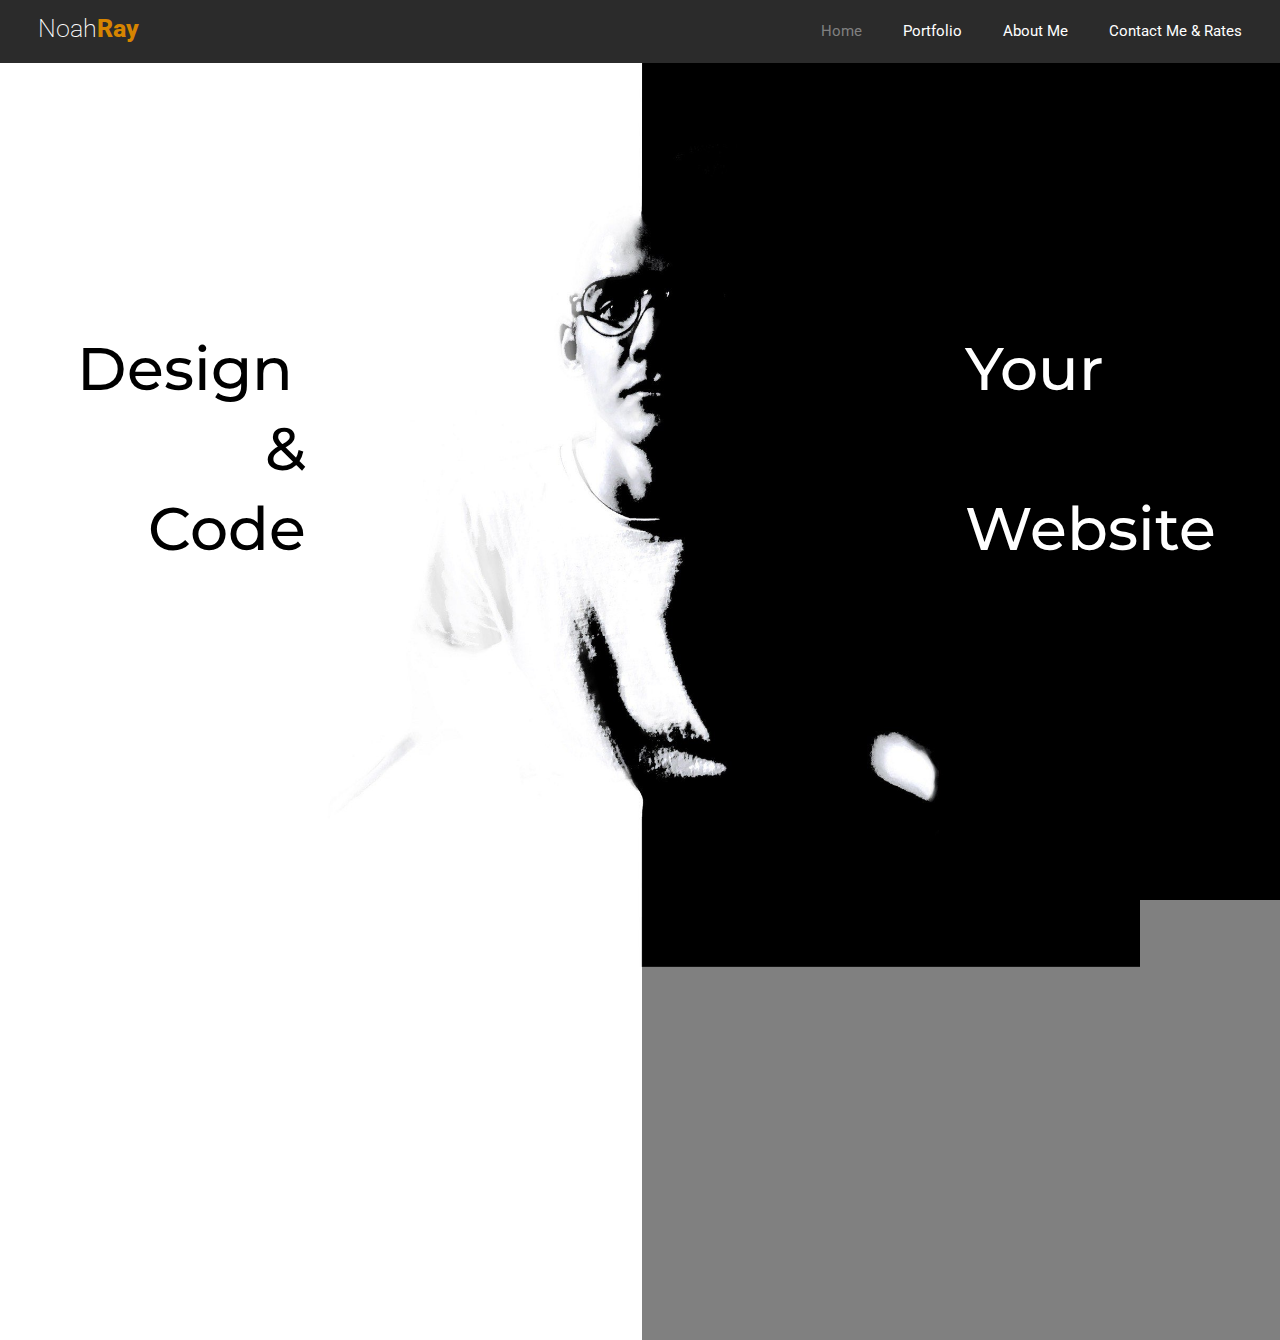
<file: pset8/homepage/index.html>
<!DOCTYPE html>

<html lang="en">
    <head>
        <meta name="viewport" content="width=device-width, initial-scale=1">
        <link href="https://stackpath.bootstrapcdn.com/bootstrap/4.1.3/css/bootstrap.min.css" rel="stylesheet">
        <link href="https://fonts.googleapis.com/css2?family=Coda&family=Roboto&display=swap" rel="stylesheet">
        <link href="https://fonts.googleapis.com/css2?family=Inria+Sans:wght@400;700&display=swap" rel="stylesheet">
        <link href="https://fonts.googleapis.com/css2?family=Montserrat:wght@300;700&display=swap" rel="stylesheet">
        <link href="styles.css" rel="stylesheet">
        <link rel="shortcut icon" type="image/png" href="pics/icon.png">
        <script src="Homepage.js"></script>
        <title>Noah Ray</title>
    </head>
    <body style="background-color: white">

        <div class="top">
          <div class="inner_top">
            <div class="brand">
              <a href="index.html" class="fade_inquick">Noah<span>Ray</span></a>
            </div>

            <div class="options">
              <a href="index.html" style="color: grey" class="fade_inquick">Home</a>
              <a href="Projects.html">Portfolio</a>
              <a href="Aboutme.html">About Me</a>
              <a href="Contactme.html">Contact Me & Rates</a>
            </div>
          </div>
        </div>

        <div>
          <div class="leftback"> </div>
          <div class="rightbb"> </div>
            <div>
              <img src="pics/noahraypic.jpg" alt="B&W Front Cover Pic" class="Noahraypic">
              <div class="rightback"> </div>
            </div>
        </div>

      <div class="fullfull">
        <div class="lefthalf">
          <div class="onwhite">
            <h2 class="word1" id="designtxt" onmouseover="dosomething()" onmouseout="dontdosomething()" style="padding: 0 1vw">Design</h2>
            <h2 class="word1">&</h2>
            <h2 class="word1">Code</h2>
          </div>
        </div>
        <div class="righthalf">
          <div class="onblack">
            <h2 class="word2">Your</h2>
            <h2 class="word2">&nbsp;</h2>
            <h2 class="word2">Website</h2>
          </div>
        </div>
      </div>

    </body>
</html>
</file>
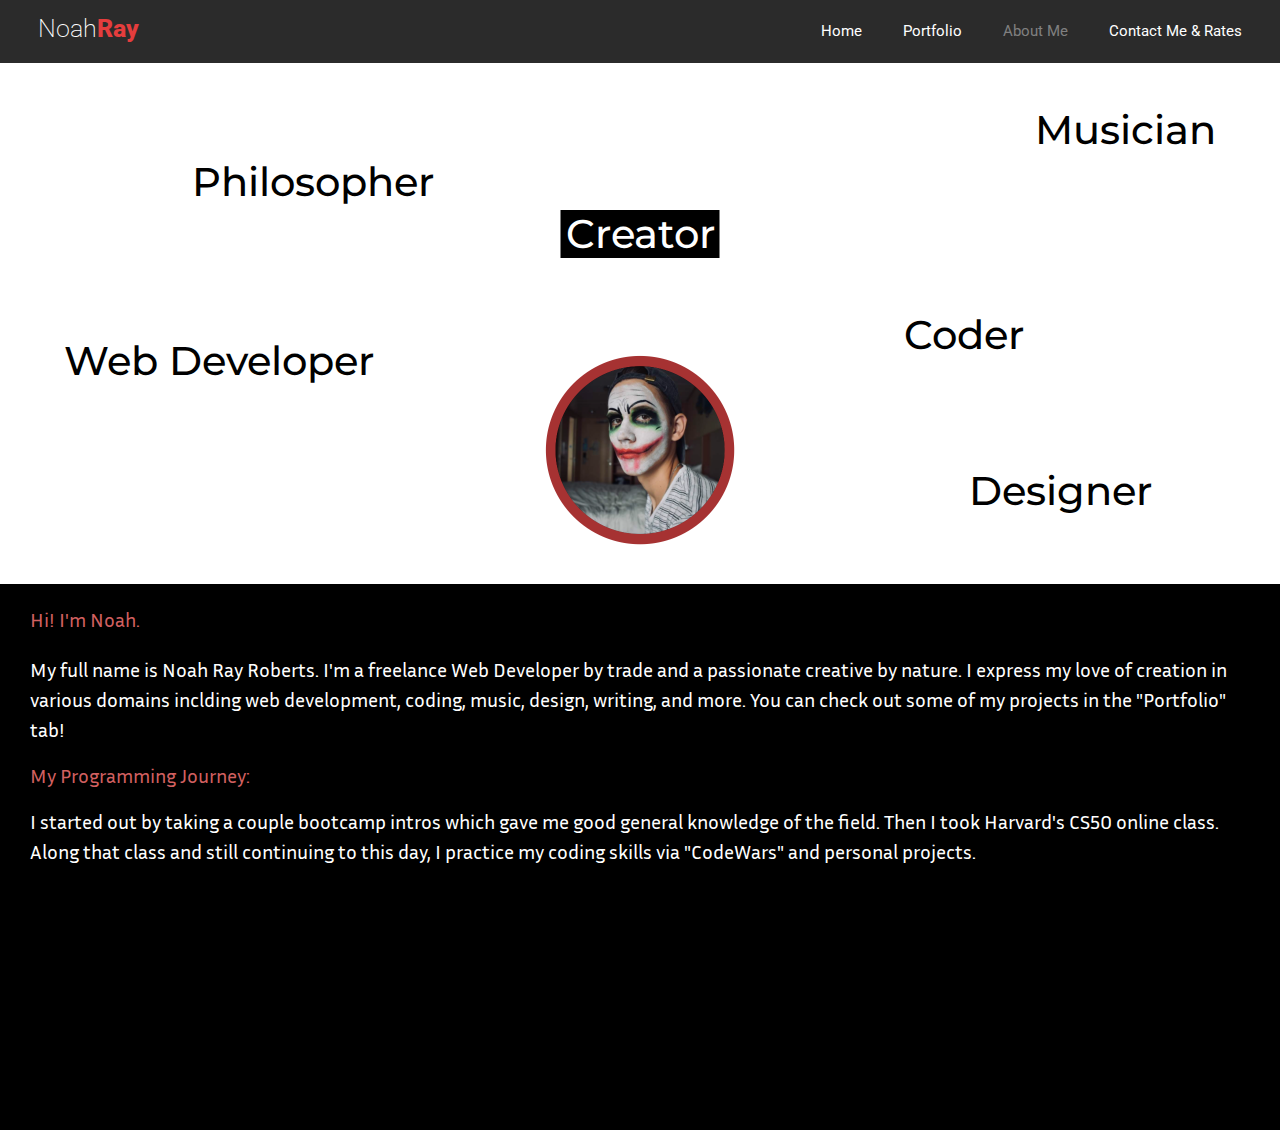
<file: pset8/homepage/Aboutme.html>
<!DOCTYPE html>

<html lang="en">
    <head>
        <meta name="viewport" content="width=device-width, initial-scale=1">
        <link href="https://stackpath.bootstrapcdn.com/bootstrap/4.1.3/css/bootstrap.min.css" rel="stylesheet">
        <link href="https://fonts.googleapis.com/css2?family=Coda&family=Roboto&display=swap" rel="stylesheet">
        <link href="https://fonts.googleapis.com/css2?family=Itim&display=swap" rel="stylesheet">
        <link href="https://fonts.googleapis.com/css2?family=Montserrat:wght@300;700&display=swap" rel="stylesheet">
        <link href="https://fonts.googleapis.com/css2?family=Inria+Sans:wght@400;700&display=swap" rel="stylesheet">
        <link href="styles.css" rel="stylesheet">
        <link rel="shortcut icon" type="image/png" href="pics/icon.png">
        <script src="Homepage.js"></script>
        <title>About Me</title>
    </head>
    <body>

        <div class="top">
          <div class="inner_top">
            <div class="brand">
              <a href="index.html" class="fade_in">Noah<span style="color: #e53d3d">Ray</span></a>
            </div>

            <div class="options">
              <a href="index.html">Home</a>
              <a href="Projects.html">Portfolio</a>
              <a href="Aboutme.html" style="color: grey;" class="fade_inquick">About Me</a>
              <a href="Contactme.html">Contact Me & Rates</a>
            </div>
          </div>
        </div>

            <div id="abtpic">
              <img src="pics/abtme1.png" alt="">
            </div>
          <div id="abtbigblack"></div>
          <div class="abt-grid">
            <div id="cirword">
              <h2 id='w1' onmouseover="swap_color('#w1');" style="background-color: black;">Creator</h2>
              <h2 id='w2' onmouseover="swap_color('#w2');" style="background-color: white;">Web Developer</h2>
              <h2 id='w3' onmouseover="swap_color('#w3');" style="background-color: white;"> Designer</h2>
              <h2 id='w4' onmouseover="swap_color('#w4');" style="background-color: white;">Musician</h2>
              <h2 id='w5' onmouseover="swap_color('#w5');" style="background-color: white;">Philosopher</h2>
              <h2 id='w6' onmouseover="swap_color('#w6');" style="background-color: white;">Coder</h2>
            </div>
            <div id="abtext">
              <p style="margin-bottom: 0; padding: 20px 30px; color: #d26060">Hi! I'm Noah.</p>
              <p style="padding: 0 30px">
                My full name is Noah Ray Roberts. I'm a freelance Web Developer by trade and a passionate creative by nature. I express my love of creation in various domains inclding web development, coding, music, design, writing, and more. You can check out some of my projects in the "Portfolio" tab!
              </p>
              <p style="padding: 0 30px; color: #d26060;">My Programming Journey:</p>
              <p style="padding: 0 30px">I started out by taking a couple bootcamp intros which gave me good general knowledge of the field. Then I took Harvard's CS50 online class. Along that class and still continuing to this day, I practice my coding skills via "CodeWars" and personal projects.</p>
            </div>
          </div>

    </body>
</html>
</file>
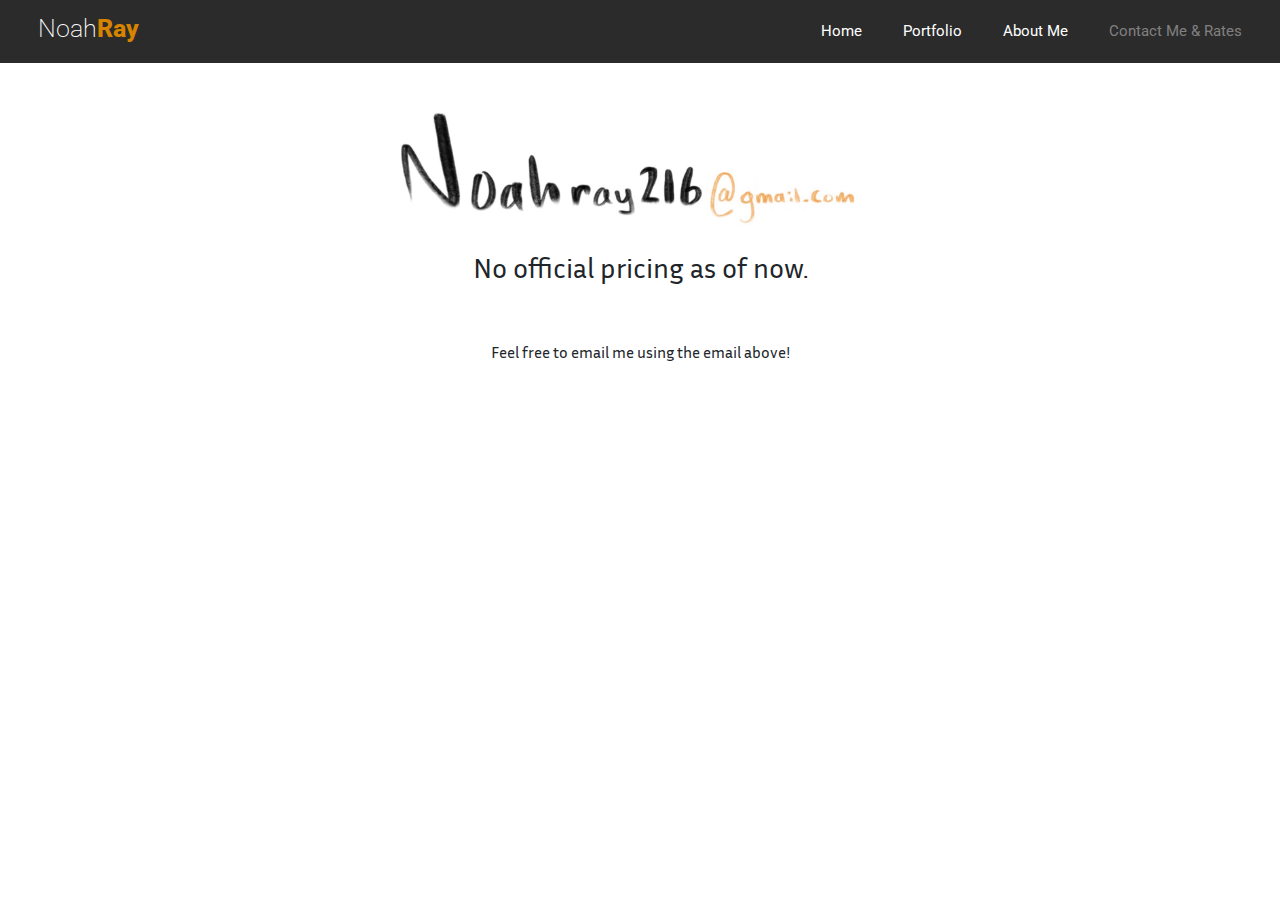
<file: pset8/homepage/Contactme.html>
<!DOCTYPE html>

<html lang="en">
    <head>
        <meta name="viewport" content="width=device-width, initial-scale=1">
        <link href="https://stackpath.bootstrapcdn.com/bootstrap/4.1.3/css/bootstrap.min.css" rel="stylesheet">
        <link href="https://fonts.googleapis.com/css2?family=Coda&family=Roboto&display=swap" rel="stylesheet">
        <link href="https://fonts.googleapis.com/css2?family=Inria+Sans:wght@400;700&display=swap" rel="stylesheet">
        <link href="https://fonts.googleapis.com/css2?family=Montserrat:wght@300;700&display=swap" rel="stylesheet">
        <link href="styles.css" rel="stylesheet">
        <link rel="shortcut icon" type="image/png" href="pics/icon.png">
        <title>Contact Me</title>
    </head>
    <body>

        <div class="top">
          <div class="inner_top">
            <div class="brand">
              <a href="index.html" class="fade_in">Noah<span>Ray</span></a>
            </div>

            <div class="options">
              <a href="index.html">Home</a>
              <a href="Projects.html">Portfolio</a>
              <a href="Aboutme.html">About Me</a>
              <a href="Contactme.html" style="color: grey;" class="fade_inquick">Contact Me & Rates</a>
            </div>
          </div>
        </div>

        <div id="contimg">
          <img src="pics/email.jpg" alt="">
        </div>
        <div id="ratess" style="font-family: 'Inria Sans', sans-serif;">
          <h3 style="text-align: center;">No official pricing as of now.</h3>
          <br><br>
          <p style="text-align: center;">Feel free to email me using the email above!</p>
        </div>

    </body>
</html>
</file>
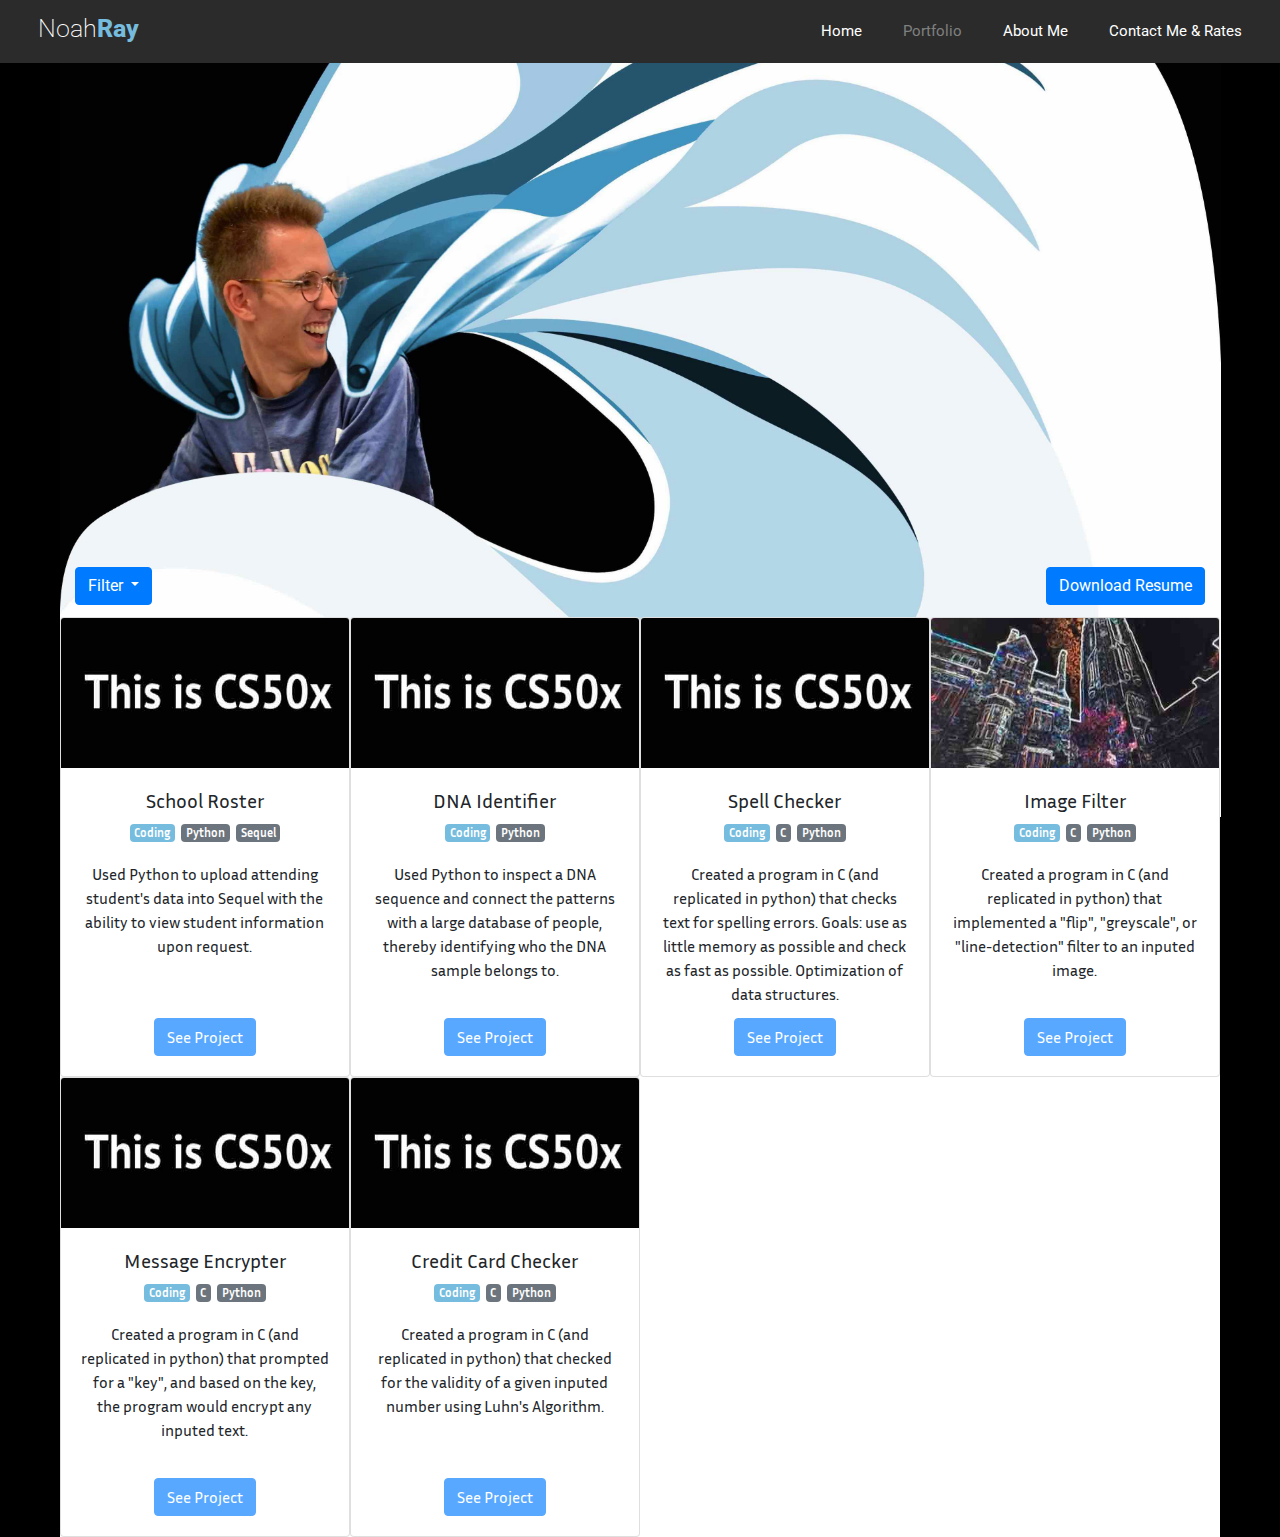
<file: pset8/homepage/Projects.html>
<!DOCTYPE html>

<html lang="en">
    <head>
        <meta name="viewport" content="width=device-width, initial-scale=1">
        <link href="https://stackpath.bootstrapcdn.com/bootstrap/4.1.3/css/bootstrap.min.css" rel="stylesheet">
        <link href="https://fonts.googleapis.com/css2?family=Coda&family=Roboto&display=swap" rel="stylesheet">
        <link href="https://fonts.googleapis.com/css2?family=Itim&display=swap" rel="stylesheet">
        <link href="https://fonts.googleapis.com/css2?family=Montserrat:wght@300;700&display=swap" rel="stylesheet">
        <link href="https://fonts.googleapis.com/css2?family=Inria+Sans:wght@400;700&display=swap" rel="stylesheet">
        <link href="styles.css" rel="stylesheet">
        <link rel="shortcut icon" type="image/png" href="pics/icon.png">
        <script src="https://code.jquery.com/jquery-3.5.1.slim.min.js" integrity="sha384-DfXdz2htPH0lsSSs5nCTpuj/zy4C+OGpamoFVy38MVBnE+IbbVYUew+OrCXaRkfj" crossorigin="anonymous"></script>
        <script src="https://cdn.jsdelivr.net/npm/popper.js@1.16.0/dist/umd/popper.min.js" integrity="sha384-Q6E9RHvbIyZFJoft+2mJbHaEWldlvI9IOYy5n3zV9zzTtmI3UksdQRVvoxMfooAo" crossorigin="anonymous"></script>
        <script src="https://stackpath.bootstrapcdn.com/bootstrap/4.5.0/js/bootstrap.min.js" integrity="sha384-OgVRvuATP1z7JjHLkuOU7Xw704+h835Lr+6QL9UvYjZE3Ipu6Tp75j7Bh/kR0JKI" crossorigin="anonymous"></script>
        <script src="Homepage.js"></script>
        <title>Home</title>
    </head>
    <body style="background-color: black">

        <div class="top">
          <div class="inner_top">
            <div class="brand">
              <a href="index.html" class="fade_in">Noah<span style="color: #75bcde">Ray</span></a>
            </div>

            <div class="options">
              <a href="index.html">Home</a>
              <a href="Projects.html" style="color: grey" class="fade_inquick">Portfolio</a>
              <a href="Aboutme.html">About Me</a>
              <a href="Contactme.html">Contact Me & Rates</a>
            </div>
          </div>
        </div>

            <div id="smallwhite"></div>

            <div class="grid-container" style="background-color: white">

                <div id="port-head">
                  <div id="smallblack"></div>
                  <img src="pics/Portfoliotop.jpeg" alt="">
                </div>

                <div id="port-options">
                    <div class="dropdown">
                      <button class="btn btn-primary dropdown-toggle" type="button" id="dropdownMenu2" data-toggle="dropdown" aria-haspopup="true" aria-expanded="false">
                        Filter
                      </button>
                      <div class="dropdown-menu" aria-labelledby="dropdownMenu2">
                        <button class="dropdown-item" type="button" onclick="ddefault()">Default</button>
                        <button class="dropdown-item" type="button" onclick="al()">Show All</button>
                        <button class="dropdown-item" type="button" onclick="cod()">Show Coding Projects</button>
                        <button class="dropdown-item" type="button" onclick="mus()">Show Music Projects</button>
                      </div>
                    </div>
                </div>
                <div id="port-options2">
                  <a href="resume.docx" download>
                    <button type="button" class="btn btn-primary" id="resume">Download Resume</button>
                  </a>
                </div>


                <div id="port-projects" style="background-color: white">
                  <div>

                    <div class="card" id="card_school_roster">
                      <div>
                        <img src="pics/cs50.jpg" class="card-img-top" alt="...">
                      </div>
                      <div class="card-body">
                        <h5 class="card-title">School Roster</h5>
                        <div class="spanmid">
                          <span class="badge badge-secondary" style="background-color: #75bcde;">Coding</span><span>&ensp;</span><span class="badge badge-secondary">Python</span><span>&ensp;</span><span class="badge badge-secondary">Sequel</span>
                        </div>
                        <p class="card-text">Used Python to upload attending student's data into Sequel with the ability to view student information upon request.</p>
                        <a href="#" class="btn btn-primary disabled">See Project</a>
                      </div>
                    </div>

                    <div class="card" id="card_DNA">
                      <div>
                        <img src="pics/cs50.jpg" class="card-img-top" alt="...">
                      </div>
                      <div class="card-body">
                        <h5 class="card-title">DNA Identifier</h5>
                        <div class="spanmid">
                          <span class="badge badge-secondary" style="background-color: #75bcde;">Coding</span><span>&ensp;</span><span class="badge badge-secondary">Python</span>
                        </div>
                        <p class="card-text">Used Python to inspect a DNA sequence and connect the patterns with a large database of people, thereby identifying who the DNA sample belongs to.</p>
                        <a href="#" class="btn btn-primary disabled">See Project</a>
                      </div>
                    </div>

                    <div class="card" id="card_spell">
                      <div>
                        <img src="pics/cs50.jpg" class="card-img-top" alt="...">
                      </div>
                      <div class="card-body">
                        <h5 class="card-title">Spell Checker</h5>
                        <div class="spanmid">
                          <span class="badge badge-secondary" style="background-color: #75bcde;">Coding</span><span>&ensp;</span><span class="badge badge-secondary">C</span><span>&ensp;</span><span class="badge badge-secondary">Python</span>
                        </div>
                        <p class="card-text">Created a program in C (and replicated in python) that checks text for spelling errors. Goals: use as little memory as possible and check as fast as possible. Optimization of data structures.</p>
                        <a href="#" class="btn btn-primary disabled">See Project</a>
                      </div>
                    </div>

                    <div class="card" id="card_filter">
                      <div>
                        <img src="pics/filter.jpg" class="card-img-top" alt="...">
                      </div>
                      <div class="card-body">
                        <h5 class="card-title">Image Filter</h5>
                        <div class="spanmid">
                          <span class="badge badge-secondary" style="background-color: #75bcde;">Coding</span><span>&ensp;</span><span class="badge badge-secondary">C</span><span>&ensp;</span><span class="badge badge-secondary">Python</span>
                        </div>
                        <p class="card-text">Created a program in C (and replicated in python) that implemented a "flip", "greyscale", or "line-detection" filter to an inputed image.</p>
                        <a href="#" class="btn btn-primary disabled">See Project</a>
                      </div>
                    </div>

                    <div class="card" id="card_recover" style="display: none;">
                      <div>
                        <img src="pics/cs50.jpg" class="card-img-top" alt="...">
                      </div>
                      <div class="card-body">
                        <h5 class="card-title">Lost Image Recovery</h5>
                        <div class="spanmid">
                          <span class="badge badge-secondary" style="background-color: #75bcde;">Coding</span><span>&ensp;</span><span class="badge badge-secondary">C</span><span>&ensp;</span><span class="badge badge-secondary">Python</span>
                        </div>
                        <p class="card-text">Created a program in C (and replicated in python) that went through raw card data and extracted all likely-to-be-JPG files.</p>
                        <a href="#" class="btn btn-primary disabled">See Project</a>
                      </div>
                    </div>

                    <div class="card" id="card_tideman" style="display: none;">
                      <div>
                        <img src="pics/cs50.jpg" class="card-img-top" alt="...">
                      </div>
                      <div class="card-body">
                        <h5 class="card-title">Tideman Election Simulator</h5>
                        <div class="spanmid">
                          <span class="badge badge-secondary" style="background-color: #75bcde;">Coding</span><span>&ensp;</span><span class="badge badge-secondary">C</span><span>&ensp;</span><span class="badge badge-secondary">Python</span>
                        </div>
                        <p class="card-text">Created a program in C (and replicated in python) that simulated a Tideman Election.</p>
                        <a href="#" class="btn btn-primary disabled">See Project</a>
                      </div>
                    </div>

                    <div class="card" id="card_readability" style="display: none;">
                      <div>
                        <img src="pics/cs50.jpg" class="card-img-top" alt="...">
                      </div>
                      <div class="card-body">
                        <h5 class="card-title">Readability</h5>
                        <div class="spanmid">
                          <span class="badge badge-secondary" style="background-color: #75bcde;">Coding</span><span>&ensp;</span><span class="badge badge-secondary">C</span><span>&ensp;</span><span class="badge badge-secondary">Python</span>
                        </div>
                        <p class="card-text">Created a program in C (and replicated in python) that measured the grade level of an inputed text file using the Coleman-Liau index.</p>
                        <a href="#" class="btn btn-primary disabled">See Project</a>
                      </div>
                    </div>

                    <div class="card" id="card_encrypter">
                      <div>
                        <img src="pics/cs50.jpg" class="card-img-top" alt="...">
                      </div>
                      <div class="card-body">
                        <h5 class="card-title">Message Encrypter</h5>
                        <div class="spanmid">
                          <span class="badge badge-secondary" style="background-color: #75bcde;">Coding</span><span>&ensp;</span><span class="badge badge-secondary">C</span><span>&ensp;</span><span class="badge badge-secondary">Python</span>
                        </div>
                        <p class="card-text">Created a program in C (and replicated in python) that prompted for a "key", and based on the key, the program would encrypt any inputed text.</p>
                        <a href="#" class="btn btn-primary disabled">See Project</a>
                      </div>
                    </div>

                    <div class="card" id="card_credit">
                      <div>
                        <img src="pics/cs50.jpg" class="card-img-top" alt="...">
                      </div>
                      <div class="card-body">
                        <h5 class="card-title">Credit Card Checker</h5>
                        <div class="spanmid">
                          <span class="badge badge-secondary" style="background-color: #75bcde;">Coding</span><span>&ensp;</span><span class="badge badge-secondary">C</span><span>&ensp;</span><span class="badge badge-secondary">Python</span>
                        </div>
                        <p class="card-text">Created a program in C (and replicated in python) that checked for the validity of a given inputed number using Luhn's Algorithm.</p>
                        <a href="#" class="btn btn-primary disabled">See Project</a>
                      </div>
                    </div>

                    <div class="card" id="card_miel" style="display: none;">
                      <div>
                        <img src="pics/music.jpg" class="card-img-top" alt="...">
                      </div>
                      <div class="card-body">
                        <h5 class="card-title">miel_means_honey</h5>
                        <div class="spanmid">
                        <span class="badge badge-secondary" style="background-color: #1c36ab;">Music</span><span>&ensp;</span><span class="badge badge-secondary">EDM</span><span>&ensp;</span><span class="badge badge-secondary">lofi</span>
                        </div>
                        <p class="card-text">I have posted several songs on soundcloud. Although most of my music work I don't upload.</p>
                        <a href="https://soundcloud.com/mielmeanshoney" target="_blank" class="btn btn-primary">My Soundcloud</a>
                      </div>
                    </div>


                  </div>
                </div>
                </div>
    </body>
</html>
</file>
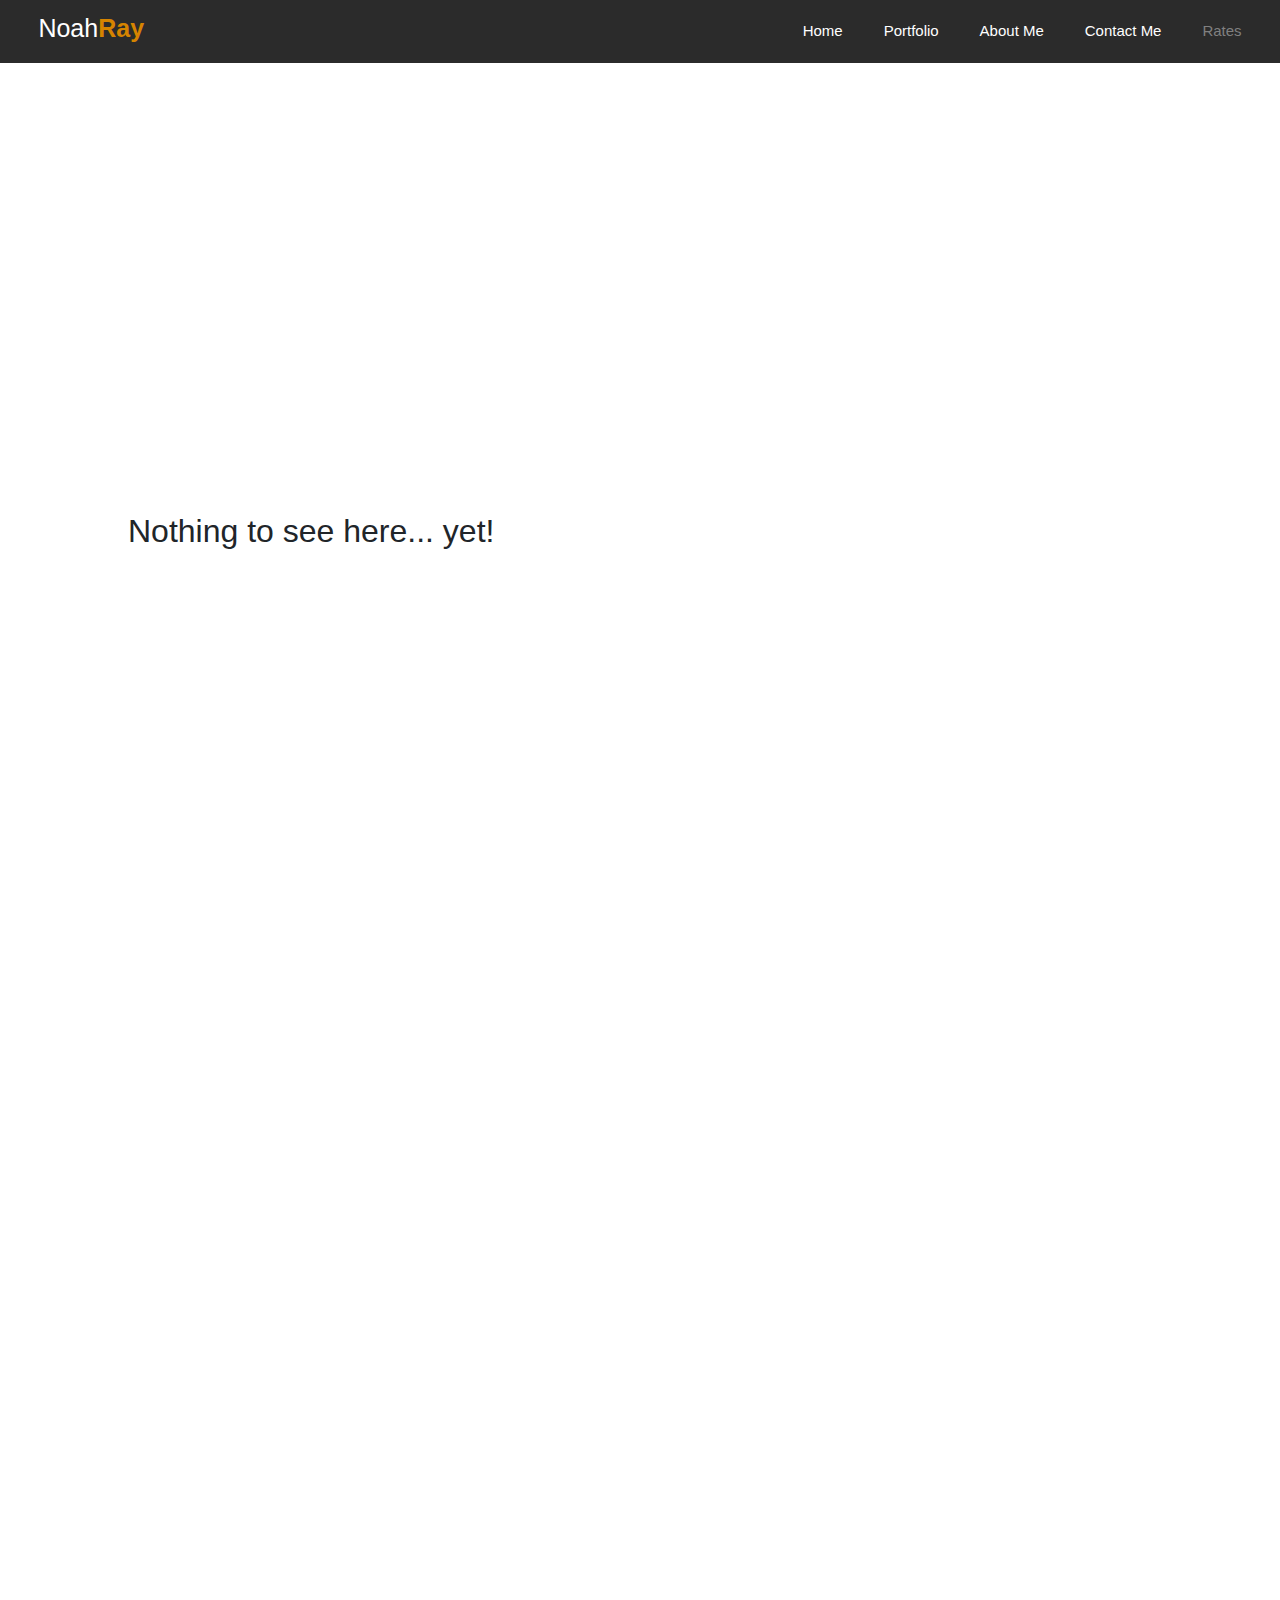
<file: pset8/homepage/Rates.html>
<!DOCTYPE html>

<html lang="en">
    <head>
        <meta name="viewport" content="width=device-width, initial-scale=1">
        <link href="https://stackpath.bootstrapcdn.com/bootstrap/4.1.3/css/bootstrap.min.css" rel="stylesheet">
        <link href="styles.css" rel="stylesheet">
        <link rel="shortcut icon" type="image/png" href="pics/icon.png">
        <title>Rates</title>
    </head>
    <body>

        <div class="top">
          <div class="inner_top">
            <div class="brand">
              <a href="Noahray.html" class="fade_in">Noah<span>Ray</span></a>
            </div>

            <div class="options">
              <a href="Noahray.html">Home</a>
              <a href="Projects.html">Portfolio</a>
              <a href="Aboutme.html">About Me</a>
              <a href="Contactme.html">Contact Me</a>
              <a href="Rates.html" style="color: grey;" class="fade_inquick">Rates</a>
            </div>
          </div>
        </div>

        <div class="rates">
          <h2>Nothing to see here... yet!</h2>
        </div>

    </body>
</html>
</file>
<file: pset8/homepage/styles.css>
/* FONTS:
norm: font-family: 'Inria Sans', sans-serif;
font-family: 'Montserrat', sans-serif;
Helvetica
*/

.skills {
    font-size: 1.3vw;
    text-align: center;
    font-family: garamond;
}
.botheader {
    position: absolute;
    bottom: 0;
    width: 100vw;
    height: 0;
}
.botheaderrel {
    position: relative;
    top: 0;
}
.toprel {
    position: absolute;
}
.top {
    z-index: 5000;
    top: 0;
    width: 100vw;
    padding: 10px 0px;
    display: block;
    opacity: 1;
    background-color: #2b2b2b; /*2b2b2b*/
    position: fixed;
}
.inner_top{
    position: relative;
    width: 94vw;
    height: 100%;
    display: block;
    margin: 0 auto;
}
.brand{
    height: 100%;
    display: table;
    float: left;
}
.brand a{
    color: white;
    height: 100%;
    font-size: 25px;
    font-weight: 200;
    display: table-cell;
    vertical-align: middle;
}
.brand a span{
    font-weight: 800;
    color: #d68400;    /* FF9D00 or D68400*/
}
.options{
    float: right;
    font-size: 15px;
}
.options a{
    float: left;
    padding: 10px 1.6vw;
    color: white;
}
.options a:last-child{
    padding-right: 0;
}
.top1 {
    padding: 40px;
}
.projects {

}
.col-md-4 {
    overflow: hidden;
    width: 330px;
    height: 210px;
    border-radius: 3px;
}
#pic1 {
    width: 330px;
    height: auto;
    margin-bottom: 60px;
}
.Noahraypic{
    width: 150%;
    max-width: 1000px;
    position: fixed;
    top: 50%;
    left: 50%;
    transform: translate(-50%, -50%);
    z-index: 1000;
}
.rightback{
    z-index: -12;
    height: 100%;
    width: 50%;
    position: fixed;
    margin-left: 50.1%;
    background-color: black;
}
.fade_in{
    animation: fadein 3s;
}
.fade_inquick{
    animation: fadein 2.1s;
}

@keyframes fadein {
    from{
        opacity: .2;
    }
    to{
        opacity: 1;
    }
}
.rightbb{
    z-index: -20;
    height: 100vw;
    width: 50vw;
    position: absolute;
    margin-left: 50.15%;
    margin-top: 60px;
    background-color: grey;
}
.rates{
    position: absolute;
    height: 96vw;
    margin: 40% 10%;
    width: 100vw;
}
.contact_sheet{
    z-index: 1900;
    position: fixed;
    height: 17vw;
    width: 13vw;
    right: 0px;
    bottom: 0px;
    background-color: #2b2b2b;
}
.content1{
    text-align: center;
}
.content11{
    display: inline-block;
    padding-top: 1vw;
    Font-size: 1.5vw;
    color: white;
}
.inputt{
    height: 2vw;
    width: 11vw;
}
.onwhite{
    z-index: 2000;
    color: black;
    padding: 5vw 5vw;
    top: 40vw;
    left: 0%;
    position: fixed;
}
.onblack{
    z-index: 2001;
    color: white;
    padding: 5vw 5vw;
    top: 40vw;
    right: 0%;
    position: fixed;
}
.word1{
    font-size: 8vw;
    text-align: right;
}
.word2{
    font-size: 8vw;
    text-align: left;
}
.fullfull {
    position: fixed;
    width: 100%;
    height: 100%;
    z-index: 1050;
    font-family: 'Montserrat', sans-serif;
}
.righthalf{
    right: 0;
    width: 50%;
    height: 100%;
    position: relative;
    z-index: 1060;
}
.lefthalf{
    left: 0;
    width: 50%;
    height: 100%;
    position: relative;
    z-index: 1070;
}
.container {
    margin: 0 auto;
    top: 0;
    position: relative;
}
.r1 {
    overflow: hidden;
    width: 100%;
    height: 10%;
    position: relative;
    margin: 0 auto;
    background-color: pink;
}
.r2 {
    overflow: hidden;
    width: 100%;
    height: 90%;
    position: relative;
    margin: 0 auto;
    background-color: red;
}
.r1text {
    font-size: 25px;
    text-align: center;
    padding: 2% 0;
    margin: 0;
}
.abttext {
    display: block;
    position: relative; /*why doesn't absolute position work here??*/
    right: 0%;    /* IF I take out position and right/left stuff.. andjsut put "float: left"... just like in vid.. then it works!!!!!!.. but why doesn't absolute work here?*/
    width: 45%;
    height: 90%;
}
.grid-container {
    width: 95%;
    height: 100vh;
    margin: 6vh auto;
    display: grid;
    grid-template-columns: repeat(12, 1fr);
    grid-template-rows: 1fr 5% 2fr;
    grid-row-gap: 1%;
}
#port-head {
    grid-row: 1;
    grid-column: 1 / 13;
}
#port-options {
    grid-row: 2;
    grid-column: 1 / 8;
    align-self: center;
    z-index: 300;
}
#port-projects {
    grid-row: 3;
    grid-column: 1 / 13;
}
.card {
    width: 170px;
    float: left;
    font-family: 'Inria Sans', sans-serif;
}
.card-img-top {
    height: 150px;
    width: 100%;
    object-fit: cover;
}
.card-title {
    text-align: center;
}
.card-text {
    margin-top: 20px;
}
.card-body p {
    text-align: center;
}
.card-body a {
    position: absolute;
    font-size: 16px;
    left: 50%;
    transform: translate(-50%, 0);
    bottom: 20px;
    float: left;
}
.card-body span {
    font-size: 12px;
    float: left;
}
.spanmid {
    display: table;
    margin: 0 auto;
}
#port-head {
    position: relative;
    height: 50vw;
}
#port-head img {
    z-index: 20;
    height: auto;
    width: 100.05%;
    object-fit: cover;
}
#smallblack {
    z-index: -1;
    background-color: red;
    position: absolute;
    top: 0;
    right: 0;
    width: 50px;
    height: 100vh;
}
.dropdown{
    padding-left: 15px;
}
.abt-grid {
    width: 100%;
    height: 100vh;
    margin: 6vh auto;
    display: grid;
    grid-template-columns: repeat(12, 1fr);
    grid-template-rows: repeat(12, 1fr);
    grid-row-gap: 1%;
}
#abtpic {
    position: absolute;
    z-index: 200;
    top: 50%;
    left: 50%;
    transform: translate(-50%, -50%);
}
#abtpic img {
    width: 250px;
    height: 250px;
    transition: ease 3s;
}
#cirword {
    position: relative;
    color: black;
    grid-row: 1/8;
    grid-column: 1/13;
}
#w1,#w2,#w3,#w4,#w5,#w6 {
    z-index: 300;
    font-size: 30px;
    font-family: 'Montserrat', sans-serif;
}
#w1{
    color: white;
    padding: 0 5px;
    background-color: black;
    position: absolute;
    top: 30%;
    left: 50%;
    transform: translate(-50%, 0);
}
#w2{
    position: absolute;
    left: 5%;
    bottom: 35%;
}
#w3{
    position: absolute;
    bottom: 10%;
    right: 10%;
}
#w4{
    position: absolute;
    right: 5%;
    top: 10%;
}
#w5{
    position: absolute;
    top: 20%;
    left: 15%;
}
#w6 {
    position: absolute;
    right: 20%;
    bottom: 40%;
}
#abtext {
    grid-row: 8/13;
    grid-column: 1/13;
    background-color: black;
    font-family: 'Inria Sans', sans-serif;
}
#abtext p {
    color: white;
    font-size: 20px;
}
#abtbigblack {
    position: absolute;
    background-color: black;
    z-index: -400;
    width: 100%;
    height:500px;
    top: 70%;
}
#contimg {
    position: relative;
    margin: 100px auto 0;
    width: 500px;
}
#contimg img {
    width: 95%;
    height: auto;
}
#ratess {
    width: 80%;
    margin: 10px 10%;
    height: 400px;
}
#resume {
    margin-right: 15px;
    float: right;
}
#port-options2 {
    grid-row: 2;
    grid-column: 8 / 13;
    align-self: center;
    z-index: 300;
}

/* responsive */
/* responsive */
/* responsive */

/* account for wider screens (normal cp) */
@media only screen and (min-width: 744px) {

    .onwhite{
        padding: 0vw 5vw;
        top: 37%;
        left: 0;
        position: fixed;
    }
    .onblack{
        padding: 0vw 5vw;
        top: 37%;
        right: 0;
        position: fixed;
    }
    .word1{
        font-size: 60px;
    }
    .word2{
        font-size: 60px;
    }
}

@media only screen and (min-width: 768px) {
    /* ABOUT ME */
    .container {
        width: 750px;
        height: auto;
    }

    /* PORTFOLIO */
    .grid-container {
        width: 728px;
    }
    .card {
        width: 33.3333333%;
        height: 510px;
    }
    #port-head {
        height: 430px;
    }
}

@media only screen and (min-width: 992px) {
    /* ABOUT ME */
    .container {
        width: 970px;
        height: auto;
    }

    /* PORTFOLIO */
    .grid-container {
        width: 952px;
    }
    .card {
        width: 25%;
        height: 510px;
    }
    #port-head {
        height: 500px;
    }
}

@media only screen and (min-width: 1200px) {
    /* ABOUT ME */
    .container {
        width: 1170px;
        height: auto;
    }

    /* PORTFOLIO */
    .grid-container {
        width: 1160px;
    }
    .card {
        width: 25%;
        height: 460px;
    }
    #port-head {
        height: 500px;
    }
    #w1,#w2,#w3,#w4,#w5,#w6 {
        font-size: 40px;
    }
}

@media only screen and (max-width: 768px) {
    /* ABOUT ME */
    .container {
        width: 100%;
        height: auto;
    }

    /* PORTFOLIO */
    .grid-container {
        width: 95%;
    }
    .card {
        width: 33.333333%;
        height: 550px;
    }
}

@media only screen and (max-width: 680px) {
    #w1,#w2,#w3,#w4,#w5,#w6 {
        font-size: 20px;
    }
}

@media only screen and (max-width: 645px) {
    .card {
        width: 50%;
    }
}

/* account for hyper slim only for noahray.html*/
@media only screen and (max-width: 535px) {

    .Noahraypic{
        width: 150%;
        max-width: 1000px;
        position: fixed;
        top: 85vw;
        left: 50%;
        transform: translate(-50%, -50%);
        z-index: 1000;
    }
}
@media only screen and (max-width: 503px) {
    /*ABOUT ME*/
    #w1,#w2,#w3,#w4,#w5,#w6 {
        opacity: 0;
        z-index: -200;
    }
    #abtpic {
        position: absolute;
        top: 30vw;
        left: 50%;
        transform: translate(-50%, 0);
    }
    #abtext {
        position: absolute;
        width: 100vw;
        top: 100vw;
        background-color: black;
    }
}
/* account for mobile header (or just slim display) */
@media only screen and (max-width: 488px) {

    /* HEADER */
    .options {
        font-size: 4vw;
        float: none;
        position: relative;
        left: 1.9%;
    }
    .brand{
        height: 100%;
        float: none;
        margin: 0 auto;
    }
    .brand a {
        font-size: 6.7vw;
    }
    .top {
        padding: 2.5vw 0vw;
    }
    .options a{
        padding: 2.5vw 1.6vw;
    }
    .options a:first-child{
        padding-left: 0;
    }

    /* PORTFOLIO */
    .grid-container {
        margin: 25vw auto;
    }
    .card {
        width: 100%;
        height: 500px;
    }

    /*CONTACT AND RATES*/
    #contimg {
        margin: 30vw auto 0;
        width: 80vw;
    }
}

@media only screen and (max-width: 361px) {
    #abtext {
        position: absolute;
        width: 100vw;
        top: 360px;
        background-color: black;
    }
    #abtext p {
        font-size: 17px;
    }
}
@media only screen and (max-width: 259px) {
    .card {
        width: 232px;
        height: 500px;
    }
    #contimg {
        margin: 40vw auto 0;
    }
}
</file>
